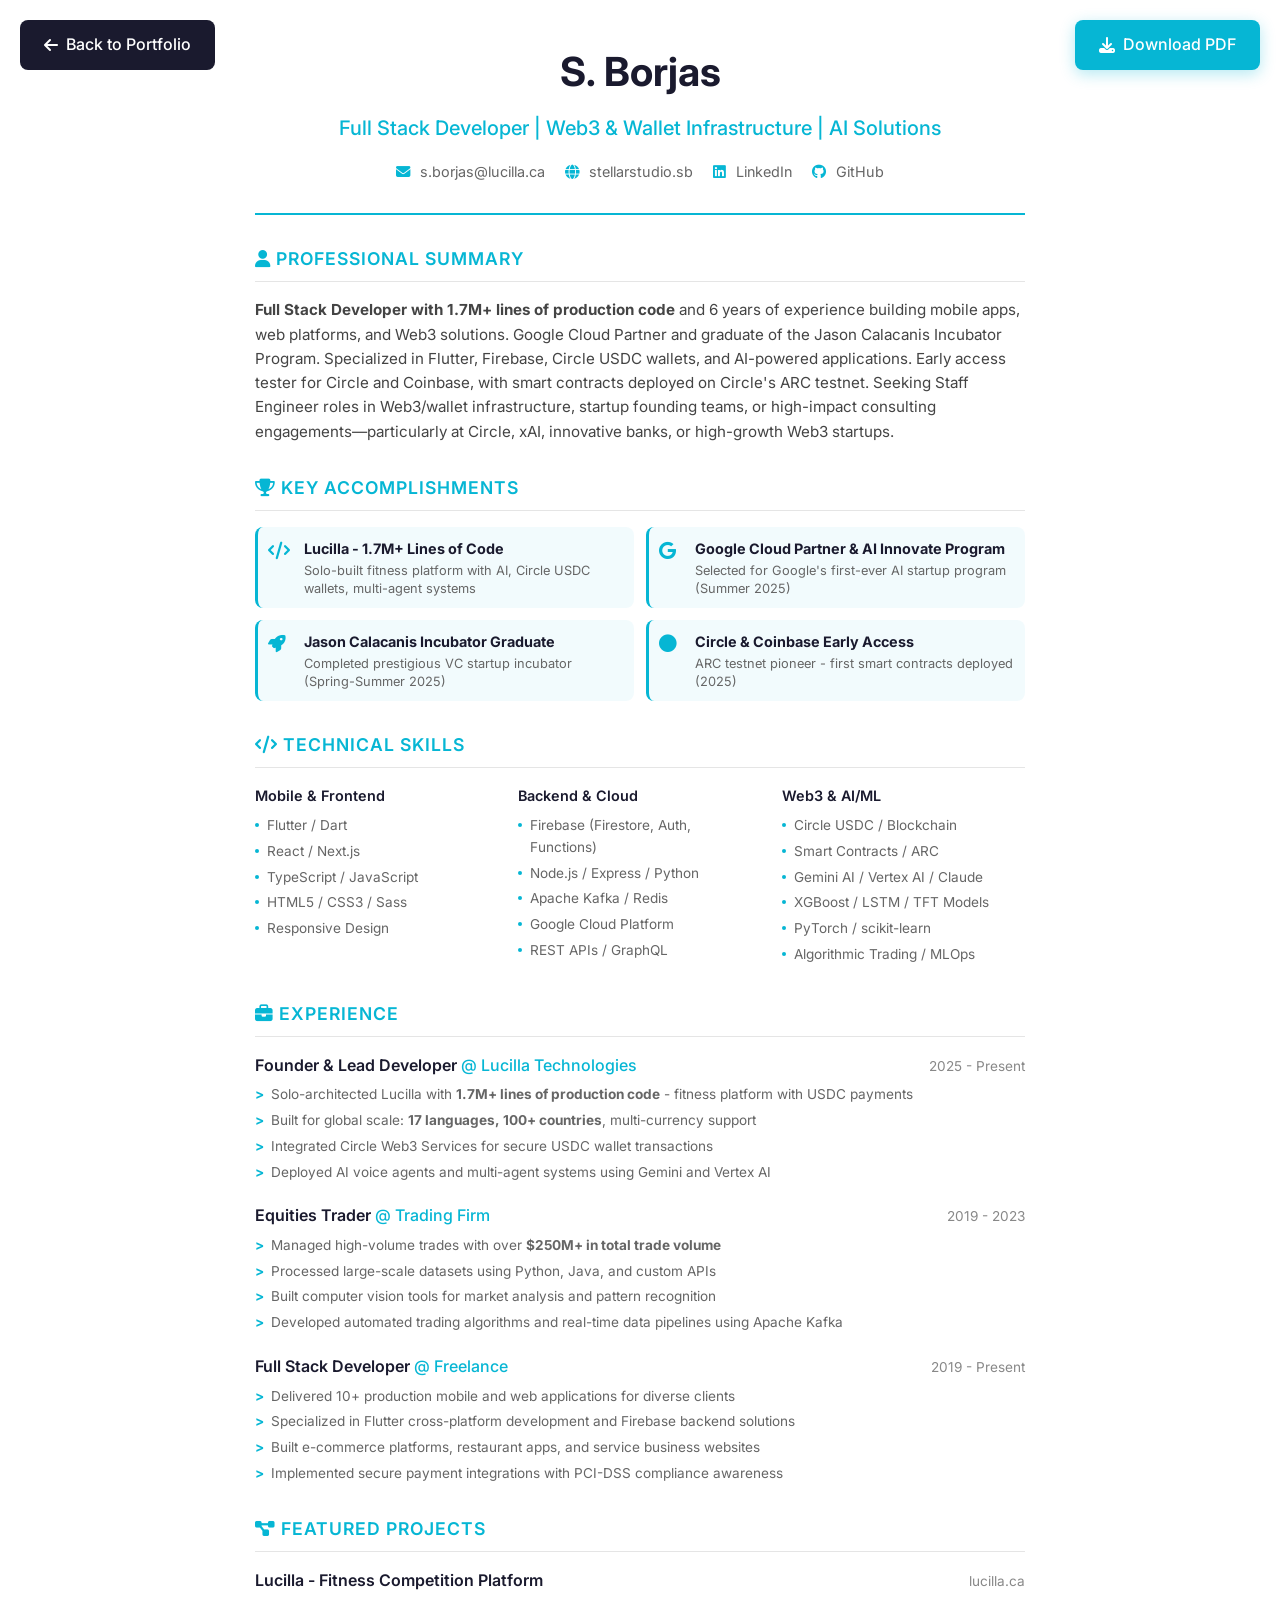
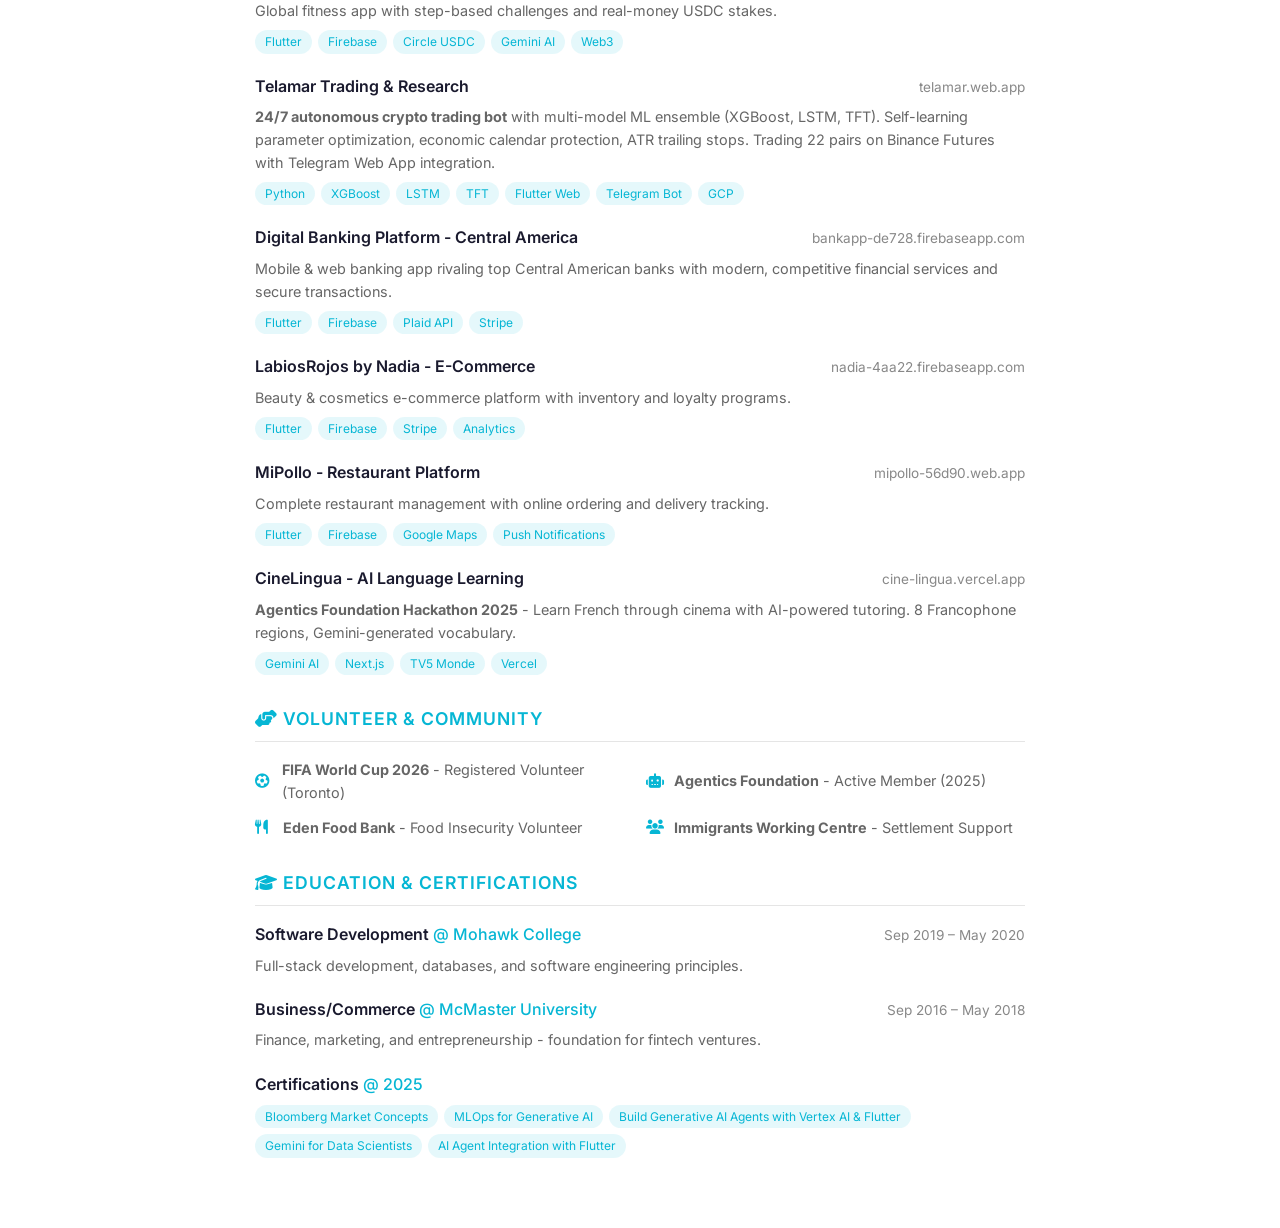
<file: public/resume.html>
<!DOCTYPE html>
<html lang="en">
<head>
    <meta charset="UTF-8">
    <meta name="viewport" content="width=device-width, initial-scale=1.0">
    <title>S. Borjas - Resume | Full Stack Developer</title>
    <link rel="preconnect" href="https://fonts.googleapis.com">
    <link rel="preconnect" href="https://fonts.gstatic.com" crossorigin>
    <link href="https://fonts.googleapis.com/css2?family=Inter:wght@300;400;500;600;700&display=swap" rel="stylesheet">
    <link rel="stylesheet" href="https://cdnjs.cloudflare.com/ajax/libs/font-awesome/6.5.1/css/all.min.css">
    <style>
        * {
            margin: 0;
            padding: 0;
            box-sizing: border-box;
        }

        body {
            font-family: 'Inter', -apple-system, BlinkMacSystemFont, sans-serif;
            color: #1a1a2e;
            line-height: 1.6;
            background: #ffffff;
        }

        .resume-container {
            max-width: 850px;
            margin: 0 auto;
            padding: 40px;
        }

        /* Header */
        .resume-header {
            text-align: center;
            padding-bottom: 30px;
            border-bottom: 2px solid #06b6d4;
            margin-bottom: 30px;
        }

        .resume-header h1 {
            font-size: 2.5rem;
            font-weight: 700;
            color: #1a1a2e;
            margin-bottom: 8px;
        }

        .resume-header .title {
            font-size: 1.25rem;
            color: #06b6d4;
            font-weight: 500;
            margin-bottom: 16px;
        }

        .contact-info {
            display: flex;
            justify-content: center;
            flex-wrap: wrap;
            gap: 20px;
            font-size: 0.9rem;
            color: #666;
        }

        .contact-info a {
            color: #666;
            text-decoration: none;
        }

        .contact-info a:hover {
            color: #06b6d4;
        }

        .contact-info i {
            margin-right: 6px;
            color: #06b6d4;
        }

        /* Sections */
        .resume-section {
            margin-bottom: 30px;
        }

        .resume-section h2 {
            font-size: 1.1rem;
            font-weight: 600;
            color: #06b6d4;
            text-transform: uppercase;
            letter-spacing: 1px;
            padding-bottom: 8px;
            border-bottom: 1px solid #e5e5e5;
            margin-bottom: 16px;
        }

        /* Summary */
        .summary p {
            color: #444;
            font-size: 0.95rem;
        }

        /* Skills */
        .skills-grid {
            display: grid;
            grid-template-columns: repeat(3, 1fr);
            gap: 20px;
        }

        .skill-category h3 {
            font-size: 0.9rem;
            font-weight: 600;
            color: #1a1a2e;
            margin-bottom: 8px;
        }

        .skill-category ul {
            list-style: none;
        }

        .skill-category li {
            font-size: 0.85rem;
            color: #666;
            margin-bottom: 4px;
            padding-left: 12px;
            position: relative;
        }

        .skill-category li::before {
            content: '';
            position: absolute;
            left: 0;
            top: 8px;
            width: 4px;
            height: 4px;
            background: #06b6d4;
            border-radius: 50%;
        }

        /* Experience & Projects */
        .experience-item, .project-item {
            margin-bottom: 20px;
        }

        .experience-header, .project-header {
            display: flex;
            justify-content: space-between;
            align-items: baseline;
            margin-bottom: 6px;
        }

        .experience-header h3, .project-header h3 {
            font-size: 1rem;
            font-weight: 600;
            color: #1a1a2e;
        }

        .experience-header .company {
            color: #06b6d4;
            font-weight: 500;
        }

        .experience-header .date, .project-header .date {
            font-size: 0.85rem;
            color: #888;
        }

        .experience-item p, .project-item p {
            font-size: 0.9rem;
            color: #666;
            margin-bottom: 8px;
        }

        .experience-item ul, .project-item ul {
            list-style: none;
            padding-left: 0;
        }

        .experience-item li, .project-item li {
            font-size: 0.85rem;
            color: #666;
            margin-bottom: 4px;
            padding-left: 16px;
            position: relative;
        }

        .experience-item li::before, .project-item li::before {
            content: '>';
            position: absolute;
            left: 0;
            color: #06b6d4;
            font-weight: bold;
        }

        .tech-tags {
            display: flex;
            flex-wrap: wrap;
            gap: 6px;
            margin-top: 8px;
        }

        .tech-tags span {
            font-size: 0.75rem;
            color: #06b6d4;
            background: rgba(6, 182, 212, 0.1);
            padding: 2px 10px;
            border-radius: 12px;
        }

        /* Accomplishments */
        .accomplishments-grid {
            display: grid;
            grid-template-columns: repeat(2, 1fr);
            gap: 12px;
        }

        .accomplishment-item {
            display: flex;
            gap: 12px;
            padding: 10px;
            background: rgba(6, 182, 212, 0.05);
            border-radius: 8px;
            border-left: 3px solid #06b6d4;
        }

        .accomplishment-icon {
            color: #06b6d4;
            font-size: 1.1rem;
            min-width: 24px;
        }

        .accomplishment-content strong {
            font-size: 0.9rem;
            color: #1a1a2e;
            display: block;
            margin-bottom: 2px;
        }

        .accomplishment-content p {
            font-size: 0.8rem;
            color: #666;
            margin: 0;
            line-height: 1.4;
        }

        /* Interests */
        .interests-grid {
            display: grid;
            grid-template-columns: repeat(2, 1fr);
            gap: 12px;
        }

        .interest-item {
            display: flex;
            align-items: center;
            gap: 8px;
            font-size: 0.9rem;
            color: #666;
        }

        .interest-item i {
            color: #06b6d4;
            width: 20px;
        }

        /* Print styles */
        @media print {
            body {
                background: white;
            }
            .resume-container {
                padding: 20px;
            }
            .no-print {
                display: none !important;
            }
        }

        /* Download button */
        .download-btn {
            position: fixed;
            top: 20px;
            right: 20px;
            background: #06b6d4;
            color: white;
            padding: 12px 24px;
            border-radius: 8px;
            text-decoration: none;
            font-weight: 500;
            display: flex;
            align-items: center;
            gap: 8px;
            box-shadow: 0 4px 15px rgba(6, 182, 212, 0.3);
            transition: transform 0.2s, box-shadow 0.2s;
        }

        .download-btn:hover {
            transform: translateY(-2px);
            box-shadow: 0 6px 20px rgba(6, 182, 212, 0.4);
        }

        .back-btn {
            position: fixed;
            top: 20px;
            left: 20px;
            background: #1a1a2e;
            color: white;
            padding: 12px 24px;
            border-radius: 8px;
            text-decoration: none;
            font-weight: 500;
            display: flex;
            align-items: center;
            gap: 8px;
            transition: transform 0.2s;
        }

        .back-btn:hover {
            transform: translateY(-2px);
        }

        @media (max-width: 768px) {
            .skills-grid {
                grid-template-columns: 1fr;
            }
            .interests-grid {
                grid-template-columns: 1fr;
            }
            .accomplishments-grid {
                grid-template-columns: 1fr;
            }
            .experience-header, .project-header {
                flex-direction: column;
            }
        }
    </style>
</head>
<body>
    <!-- Navigation buttons -->
    <a href="index.html" class="back-btn no-print">
        <i class="fas fa-arrow-left"></i> Back to Portfolio
    </a>
    <a href="javascript:window.print()" class="download-btn no-print">
        <i class="fas fa-download"></i> Download PDF
    </a>

    <div class="resume-container">
        <!-- Header -->
        <header class="resume-header">
            <h1>S. Borjas</h1>
            <p class="title">Full Stack Developer | Web3 & Wallet Infrastructure | AI Solutions</p>
            <div class="contact-info">
                <span><i class="fas fa-envelope"></i> s.borjas@lucilla.ca</span>
                <span><i class="fas fa-globe"></i> stellarstudio.sb</span>
                <a href="https://linkedin.com/in/sborjas" target="_blank"><i class="fab fa-linkedin"></i> LinkedIn</a>
                <a href="https://github.com/sborjas" target="_blank"><i class="fab fa-github"></i> GitHub</a>
            </div>
        </header>

        <!-- Summary -->
        <section class="resume-section summary">
            <h2><i class="fas fa-user"></i> Professional Summary</h2>
            <p>
                <strong>Full Stack Developer with 1.7M+ lines of production code</strong> and 6 years of experience
                building mobile apps, web platforms, and Web3 solutions. Google Cloud Partner and graduate of the
                Jason Calacanis Incubator Program. Specialized in Flutter, Firebase, Circle USDC wallets, and
                AI-powered applications. Early access tester for Circle and Coinbase, with smart contracts deployed
                on Circle's ARC testnet. Seeking Staff Engineer roles in Web3/wallet infrastructure, startup
                founding teams, or high-impact consulting engagements—particularly at Circle, xAI, innovative banks,
                or high-growth Web3 startups.
            </p>
        </section>

        <!-- Accomplishments -->
        <section class="resume-section">
            <h2><i class="fas fa-trophy"></i> Key Accomplishments</h2>
            <div class="accomplishments-grid">
                <div class="accomplishment-item">
                    <div class="accomplishment-icon"><i class="fas fa-code"></i></div>
                    <div class="accomplishment-content">
                        <strong>Lucilla - 1.7M+ Lines of Code</strong>
                        <p>Solo-built fitness platform with AI, Circle USDC wallets, multi-agent systems</p>
                    </div>
                </div>
                <div class="accomplishment-item">
                    <div class="accomplishment-icon"><i class="fab fa-google"></i></div>
                    <div class="accomplishment-content">
                        <strong>Google Cloud Partner & AI Innovate Program</strong>
                        <p>Selected for Google's first-ever AI startup program (Summer 2025)</p>
                    </div>
                </div>
                <div class="accomplishment-item">
                    <div class="accomplishment-icon"><i class="fas fa-rocket"></i></div>
                    <div class="accomplishment-content">
                        <strong>Jason Calacanis Incubator Graduate</strong>
                        <p>Completed prestigious VC startup incubator (Spring-Summer 2025)</p>
                    </div>
                </div>
                <div class="accomplishment-item">
                    <div class="accomplishment-icon"><i class="fas fa-circle"></i></div>
                    <div class="accomplishment-content">
                        <strong>Circle & Coinbase Early Access</strong>
                        <p>ARC testnet pioneer - first smart contracts deployed (2025)</p>
                    </div>
                </div>
            </div>
        </section>

        <!-- Skills -->
        <section class="resume-section">
            <h2><i class="fas fa-code"></i> Technical Skills</h2>
            <div class="skills-grid">
                <div class="skill-category">
                    <h3>Mobile & Frontend</h3>
                    <ul>
                        <li>Flutter / Dart</li>
                        <li>React / Next.js</li>
                        <li>TypeScript / JavaScript</li>
                        <li>HTML5 / CSS3 / Sass</li>
                        <li>Responsive Design</li>
                    </ul>
                </div>
                <div class="skill-category">
                    <h3>Backend & Cloud</h3>
                    <ul>
                        <li>Firebase (Firestore, Auth, Functions)</li>
                        <li>Node.js / Express / Python</li>
                        <li>Apache Kafka / Redis</li>
                        <li>Google Cloud Platform</li>
                        <li>REST APIs / GraphQL</li>
                    </ul>
                </div>
                <div class="skill-category">
                    <h3>Web3 & AI/ML</h3>
                    <ul>
                        <li>Circle USDC / Blockchain</li>
                        <li>Smart Contracts / ARC</li>
                        <li>Gemini AI / Vertex AI / Claude</li>
                        <li>XGBoost / LSTM / TFT Models</li>
                        <li>PyTorch / scikit-learn</li>
                        <li>Algorithmic Trading / MLOps</li>
                    </ul>
                </div>
            </div>
        </section>

        <!-- Experience -->
        <section class="resume-section">
            <h2><i class="fas fa-briefcase"></i> Experience</h2>

            <div class="experience-item">
                <div class="experience-header">
                    <h3>Founder & Lead Developer <span class="company">@ Lucilla Technologies</span></h3>
                    <span class="date">2025 - Present</span>
                </div>
                <ul>
                    <li>Solo-architected Lucilla with <strong>1.7M+ lines of production code</strong> - fitness platform with USDC payments</li>
                    <li>Built for global scale: <strong>17 languages, 100+ countries</strong>, multi-currency support</li>
                    <li>Integrated Circle Web3 Services for secure USDC wallet transactions</li>
                    <li>Deployed AI voice agents and multi-agent systems using Gemini and Vertex AI</li>
                </ul>
            </div>

            <div class="experience-item">
                <div class="experience-header">
                    <h3>Equities Trader <span class="company">@ Trading Firm</span></h3>
                    <span class="date">2019 - 2023</span>
                </div>
                <ul>
                    <li>Managed high-volume trades with over <strong>$250M+ in total trade volume</strong></li>
                    <li>Processed large-scale datasets using Python, Java, and custom APIs</li>
                    <li>Built computer vision tools for market analysis and pattern recognition</li>
                    <li>Developed automated trading algorithms and real-time data pipelines using Apache Kafka</li>
                </ul>
            </div>

            <div class="experience-item">
                <div class="experience-header">
                    <h3>Full Stack Developer <span class="company">@ Freelance</span></h3>
                    <span class="date">2019 - Present</span>
                </div>
                <ul>
                    <li>Delivered 10+ production mobile and web applications for diverse clients</li>
                    <li>Specialized in Flutter cross-platform development and Firebase backend solutions</li>
                    <li>Built e-commerce platforms, restaurant apps, and service business websites</li>
                    <li>Implemented secure payment integrations with PCI-DSS compliance awareness</li>
                </ul>
            </div>
        </section>

        <!-- Projects -->
        <section class="resume-section">
            <h2><i class="fas fa-project-diagram"></i> Featured Projects</h2>

            <div class="project-item">
                <div class="project-header">
                    <h3>Lucilla - Fitness Competition Platform</h3>
                    <span class="date">lucilla.ca</span>
                </div>
                <p>Global fitness app with step-based challenges and real-money USDC stakes.</p>
                <div class="tech-tags">
                    <span>Flutter</span>
                    <span>Firebase</span>
                    <span>Circle USDC</span>
                    <span>Gemini AI</span>
                    <span>Web3</span>
                </div>
            </div>

            <div class="project-item">
                <div class="project-header">
                    <h3>Telamar Trading & Research</h3>
                    <span class="date">telamar.web.app</span>
                </div>
                <p><strong>24/7 autonomous crypto trading bot</strong> with multi-model ML ensemble (XGBoost, LSTM, TFT). Self-learning parameter optimization, economic calendar protection, ATR trailing stops. Trading 22 pairs on Binance Futures with Telegram Web App integration.</p>
                <div class="tech-tags">
                    <span>Python</span>
                    <span>XGBoost</span>
                    <span>LSTM</span>
                    <span>TFT</span>
                    <span>Flutter Web</span>
                    <span>Telegram Bot</span>
                    <span>GCP</span>
                </div>
            </div>

            <div class="project-item">
                <div class="project-header">
                    <h3>Digital Banking Platform - Central America</h3>
                    <span class="date">bankapp-de728.firebaseapp.com</span>
                </div>
                <p>Mobile & web banking app rivaling top Central American banks with modern, competitive financial services and secure transactions.</p>
                <div class="tech-tags">
                    <span>Flutter</span>
                    <span>Firebase</span>
                    <span>Plaid API</span>
                    <span>Stripe</span>
                </div>
            </div>

            <div class="project-item">
                <div class="project-header">
                    <h3>LabiosRojos by Nadia - E-Commerce</h3>
                    <span class="date">nadia-4aa22.firebaseapp.com</span>
                </div>
                <p>Beauty & cosmetics e-commerce platform with inventory and loyalty programs.</p>
                <div class="tech-tags">
                    <span>Flutter</span>
                    <span>Firebase</span>
                    <span>Stripe</span>
                    <span>Analytics</span>
                </div>
            </div>

            <div class="project-item">
                <div class="project-header">
                    <h3>MiPollo - Restaurant Platform</h3>
                    <span class="date">mipollo-56d90.web.app</span>
                </div>
                <p>Complete restaurant management with online ordering and delivery tracking.</p>
                <div class="tech-tags">
                    <span>Flutter</span>
                    <span>Firebase</span>
                    <span>Google Maps</span>
                    <span>Push Notifications</span>
                </div>
            </div>

            <div class="project-item">
                <div class="project-header">
                    <h3>CineLingua - AI Language Learning</h3>
                    <span class="date">cine-lingua.vercel.app</span>
                </div>
                <p><strong>Agentics Foundation Hackathon 2025</strong> - Learn French through cinema with AI-powered tutoring. 8 Francophone regions, Gemini-generated vocabulary.</p>
                <div class="tech-tags">
                    <span>Gemini AI</span>
                    <span>Next.js</span>
                    <span>TV5 Monde</span>
                    <span>Vercel</span>
                </div>
            </div>
        </section>

        <!-- Volunteer & Community -->
        <section class="resume-section">
            <h2><i class="fas fa-hands-helping"></i> Volunteer & Community</h2>
            <div class="interests-grid">
                <div class="interest-item">
                    <i class="fas fa-futbol"></i>
                    <span><strong>FIFA World Cup 2026</strong> - Registered Volunteer (Toronto)</span>
                </div>
                <div class="interest-item">
                    <i class="fas fa-robot"></i>
                    <span><strong>Agentics Foundation</strong> - Active Member (2025)</span>
                </div>
                <div class="interest-item">
                    <i class="fas fa-utensils"></i>
                    <span><strong>Eden Food Bank</strong> - Food Insecurity Volunteer</span>
                </div>
                <div class="interest-item">
                    <i class="fas fa-users"></i>
                    <span><strong>Immigrants Working Centre</strong> - Settlement Support</span>
                </div>
            </div>
        </section>

        <!-- Education & Certifications -->
        <section class="resume-section">
            <h2><i class="fas fa-graduation-cap"></i> Education & Certifications</h2>
            <div class="experience-item">
                <div class="experience-header">
                    <h3>Software Development <span class="company">@ Mohawk College</span></h3>
                    <span class="date">Sep 2019 – May 2020</span>
                </div>
                <p>Full-stack development, databases, and software engineering principles.</p>
            </div>
            <div class="experience-item">
                <div class="experience-header">
                    <h3>Business/Commerce <span class="company">@ McMaster University</span></h3>
                    <span class="date">Sep 2016 – May 2018</span>
                </div>
                <p>Finance, marketing, and entrepreneurship - foundation for fintech ventures.</p>
            </div>
            <div class="experience-item">
                <div class="experience-header">
                    <h3>Certifications <span class="company">@ 2025</span></h3>
                </div>
                <div class="tech-tags">
                    <span>Bloomberg Market Concepts</span>
                    <span>MLOps for Generative AI</span>
                    <span>Build Generative AI Agents with Vertex AI & Flutter</span>
                    <span>Gemini for Data Scientists</span>
                    <span>AI Agent Integration with Flutter</span>
                </div>
            </div>
        </section>

    </div>
</body>
</html>
</file>
